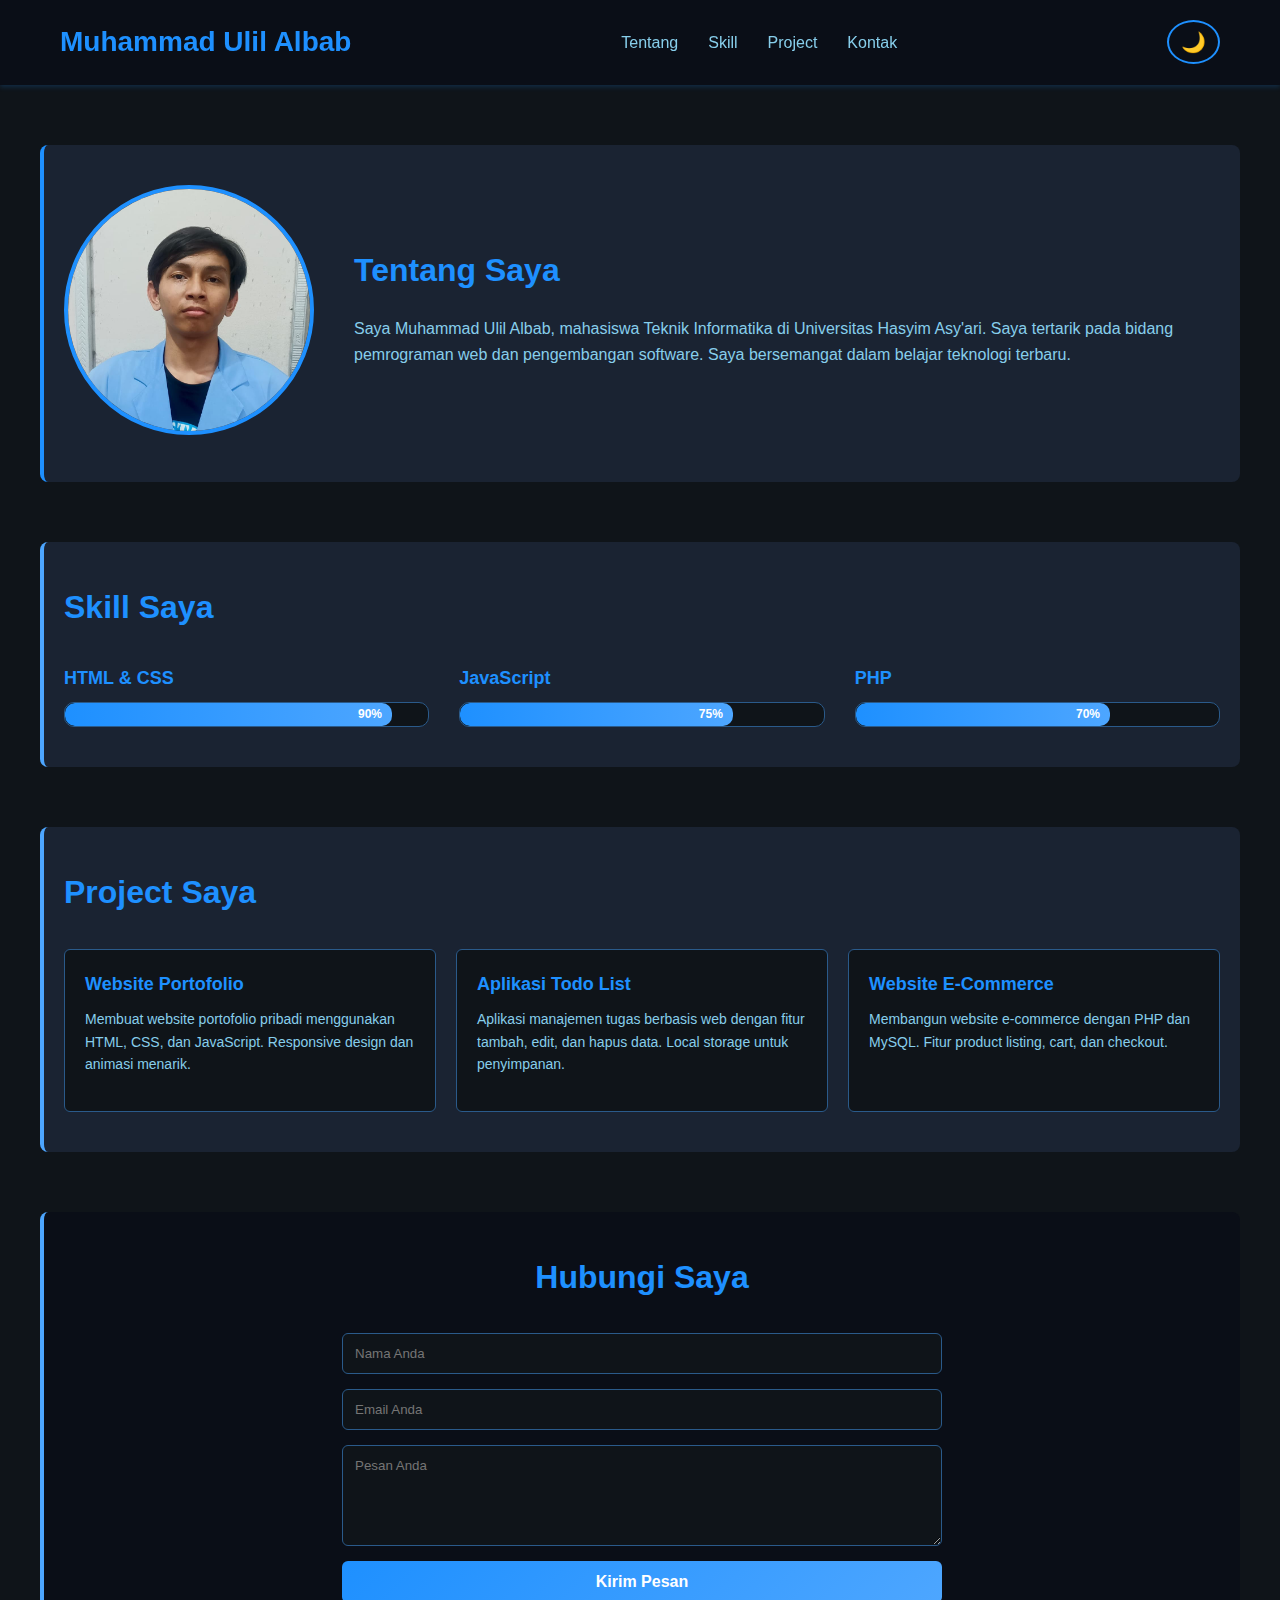
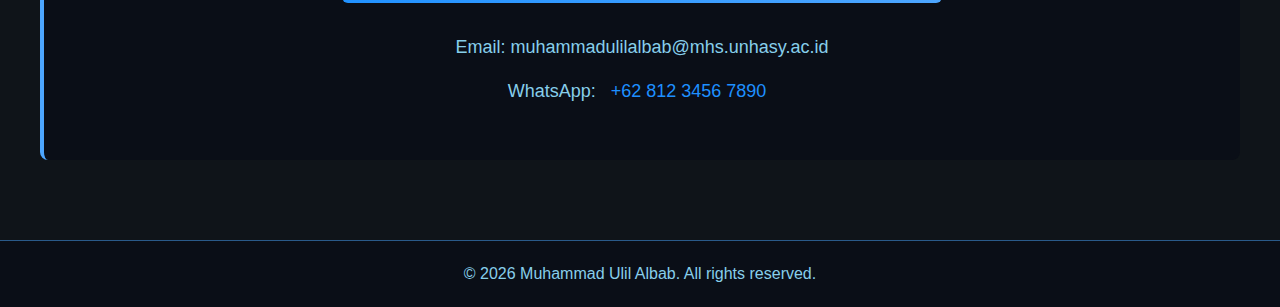
<file: index.html>
<!DOCTYPE html>
<html lang="id" data-theme="dark">

<head>
    <meta charset="UTF-8">
    <meta name="viewport" content="width=device-width, initial-scale=1.0">
    <title>Portofolio Saya</title>
    <link rel="stylesheet" href="assets/css/styles.css">
</head>

<body>
    <!-- Header/Navbar -->
    <header>
        <nav>
            <h1>Muhammad Ulil Albab</h1>
            <ul>
                <li><a href="#about">Tentang</a></li>
                <li><a href="#skills">Skill</a></li>
                <li><a href="#projects">Project</a></li>
                <li><a href="#contact">Kontak</a></li>
            </ul>
            <button id="theme-toggle" class="theme-toggle">🌙</button>
        </nav>
    </header>

    <!-- About Section -->
    <section id="about">
        <div class="about-container">
            <div class="profile-photo">
                <img src="assets/img/Fotoaing.jpg" alt="Foto Profil Muhammad Ulil Albab">
            </div>
            <div class="about-content">
                <h2>Tentang Saya</h2>
                <p>Saya Muhammad Ulil Albab, mahasiswa Teknik Informatika di Universitas Hasyim Asy'ari. Saya tertarik pada bidang
                    pemrograman web dan pengembangan software. Saya bersemangat dalam belajar teknologi terbaru.</p>
            </div>
        </div>
    </section>

    <!-- Skills Section -->
    <section id="skills">
        <h2>Skill Saya</h2>
        <div class="skills-container">
            <div class="skill-item">
                <h3>HTML & CSS</h3>
                <div class="progress-bar">
                    <div class="progress" style="width: 90%;">
                        <span class="skill-percent" data-value="90">90%</span>
                    </div>
                </div>
            </div>
            <div class="skill-item">
                <h3>JavaScript</h3>
                <div class="progress-bar">
                    <div class="progress" style="width: 75%;">
                        <span class="skill-percent" data-value="75">75%</span>
                    </div>
                </div>
            </div>
            <div class="skill-item">
                <h3>PHP</h3>
                <div class="progress-bar">
                    <div class="progress" style="width: 70%;">
                        <span class="skill-percent" data-value="70">70%</span>
                    </div>
                </div>
            </div>
        </div>
    </section>

    <!-- Projects Section -->
    <section id="projects">
        <h2>Project Saya</h2>
        <div class="project-list">
            <div class="project-item">
                <h3>Website Portofolio</h3>
                <p>Membuat website portofolio pribadi menggunakan HTML, CSS, dan JavaScript. Responsive design dan animasi menarik.</p>
            </div>
            <div class="project-item">
                <h3>Aplikasi Todo List</h3>
                <p>Aplikasi manajemen tugas berbasis web dengan fitur tambah, edit, dan hapus data. Local storage untuk penyimpanan.</p>
            </div>
            <div class="project-item">
                <h3>Website E-Commerce</h3>
                <p>Membangun website e-commerce dengan PHP dan MySQL. Fitur product listing, cart, dan checkout.</p>
            </div>
        </div>
    </section>

    <!-- Contact Section -->
    <section id="contact">
        <h2>Hubungi Saya</h2>
        <form id="contact-form" class="contact-form">
            <div class="form-group">
                <input type="text" id="name" placeholder="Nama Anda" required>
            </div>
            <div class="form-group">
                <input type="email" id="email" placeholder="Email Anda" required>
            </div>
            <div class="form-group">
                <textarea id="message" placeholder="Pesan Anda" rows="5" required></textarea>
            </div>
            <button type="submit" class="btn-submit">Kirim Pesan</button>
        </form>
        <div class="contact-info">
            <p>Email: muhammadulilalbab@mhs.unhasy.ac.id</p>
            <p>WhatsApp: <a href="https://wa.me/6285645789275">+62 812 3456 7890</a></p>
        </div>
    </section>

    <!-- Scroll to Top Button -->
    <button id="scroll-top-btn" class="scroll-top-btn">↑</button>

    <!-- Footer -->
    <footer>
        <p>&copy; 2026 Muhammad Ulil Albab. All rights reserved.</p>
    </footer>

    <script src="assets/Jscript/JsIndex.js"></script>
</body>

</html>
</file>
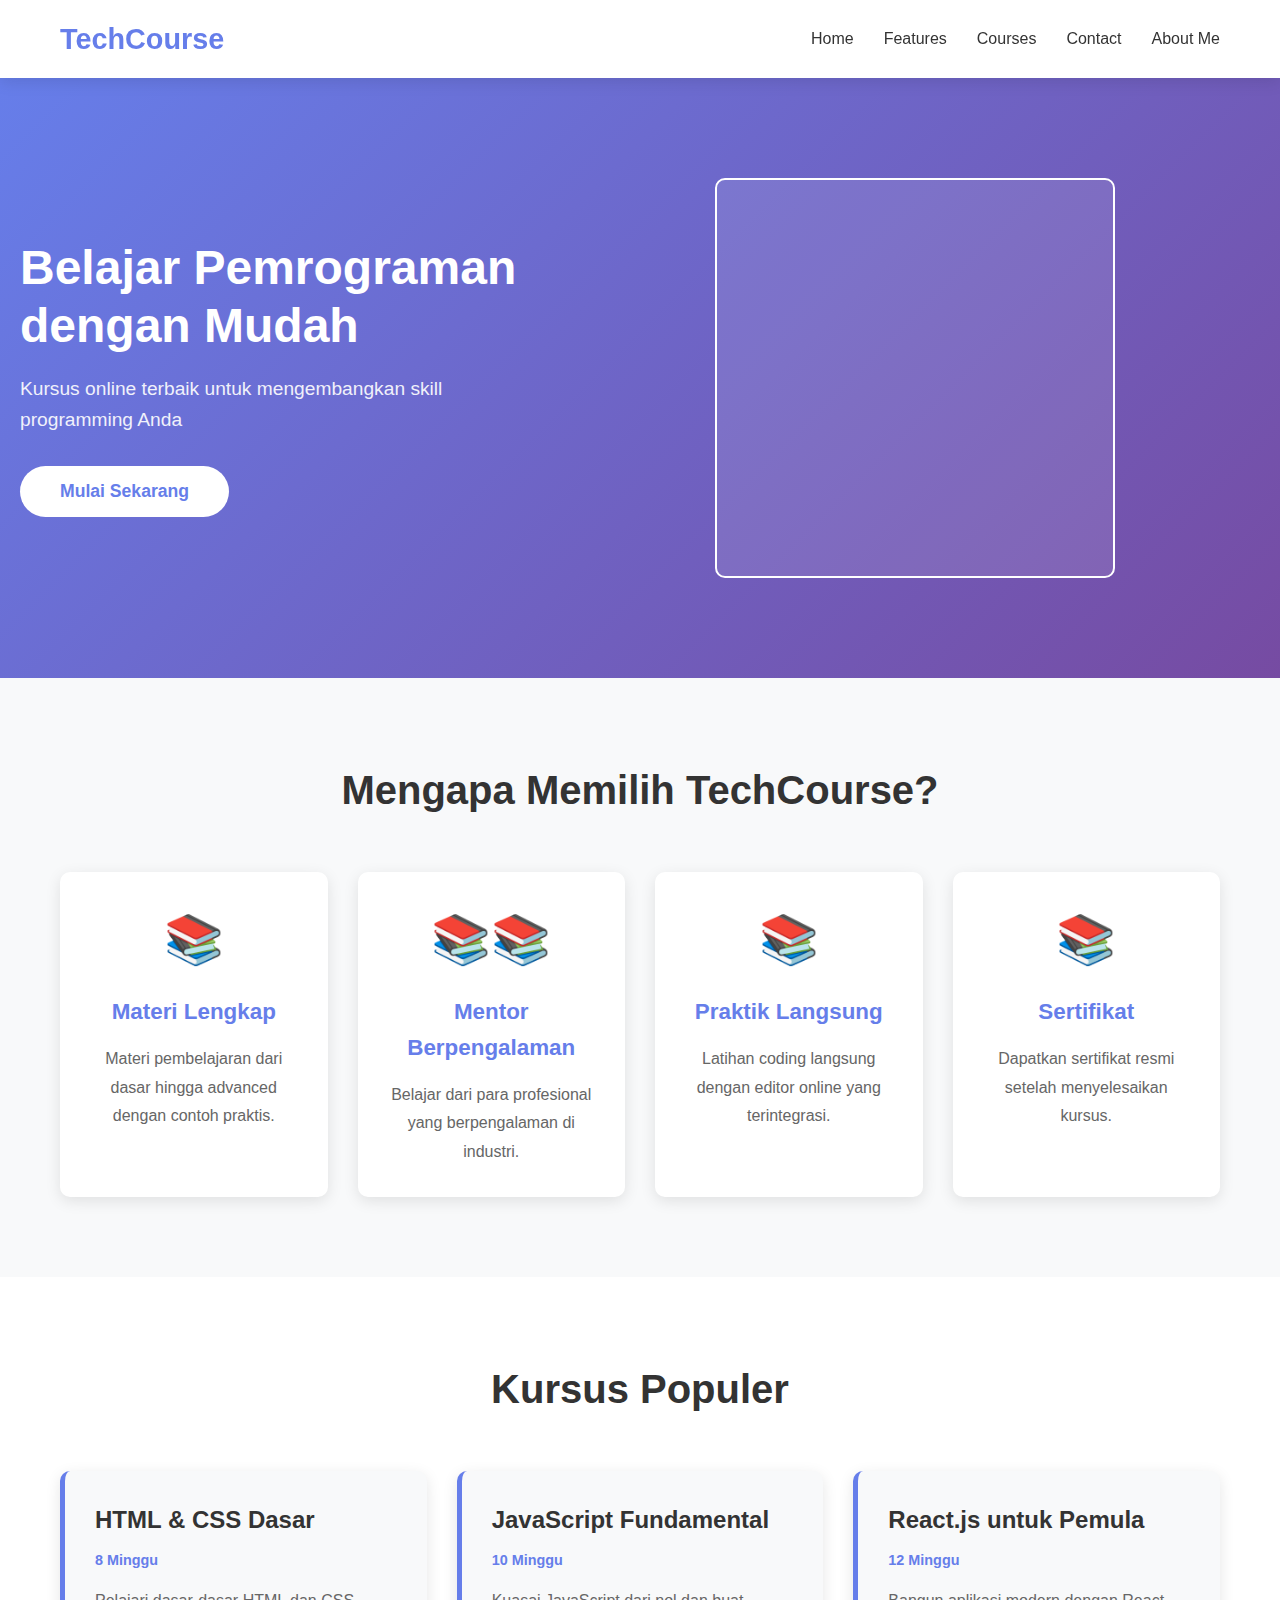
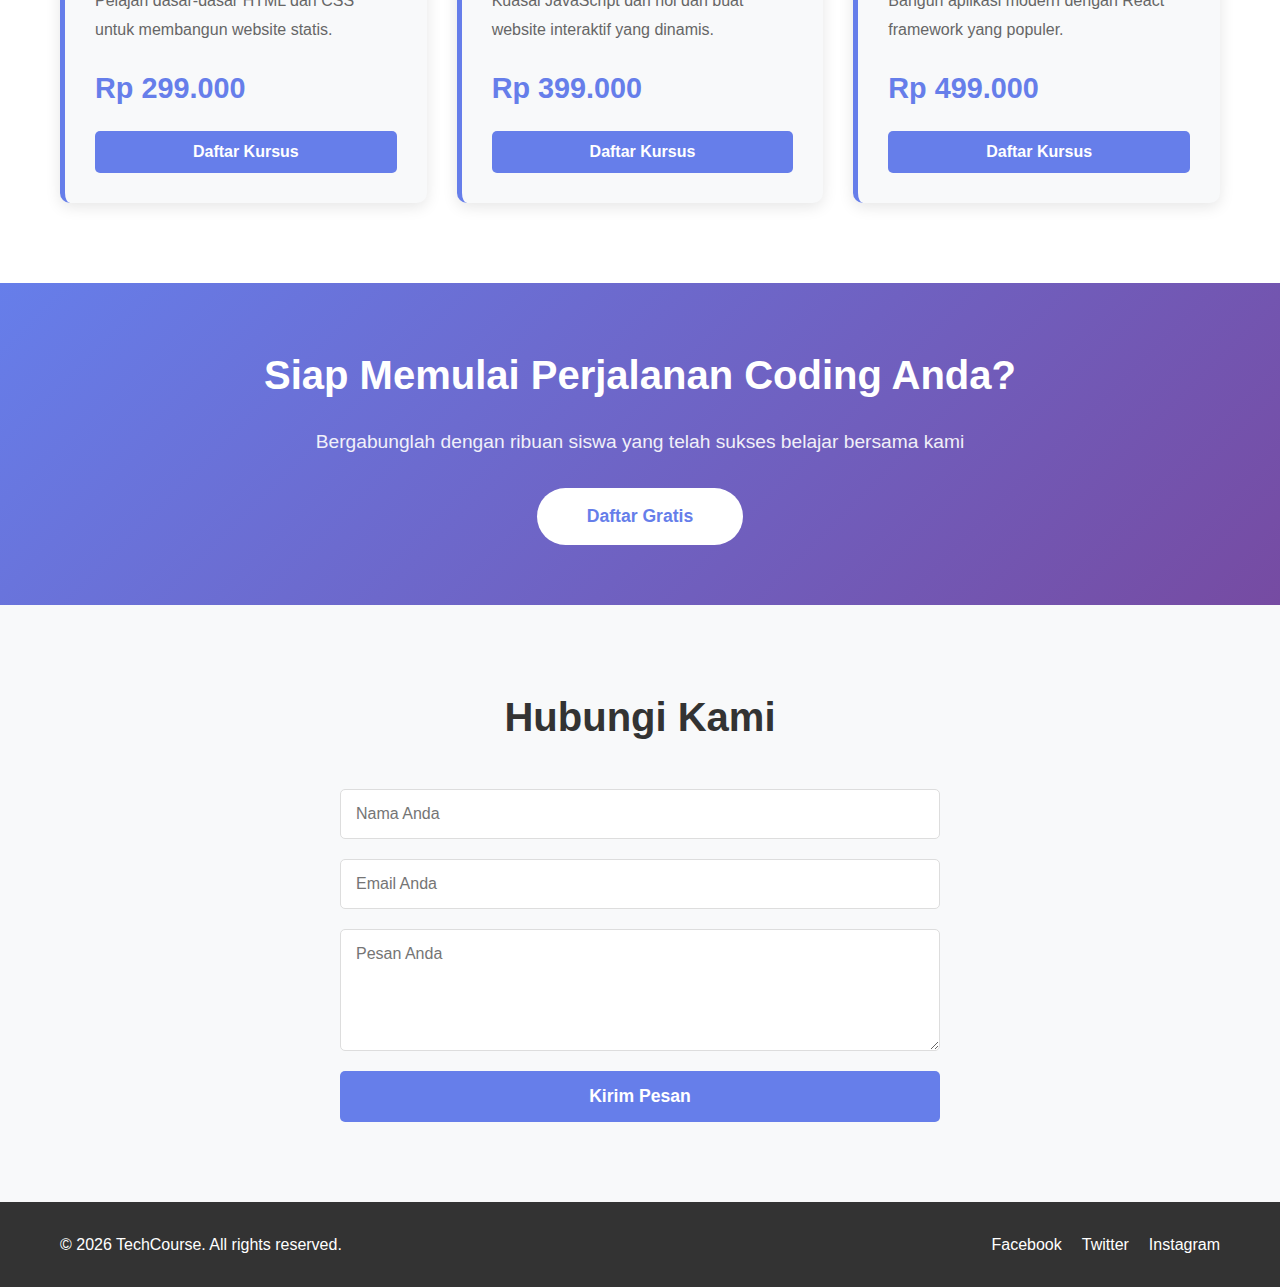
<file: landingpage.html>
<!DOCTYPE html>
<html lang="id">

<head>
    <meta charset="UTF-8">

    <meta name="viewport" content="width=device-width, initial-
scale=1.0">

    <title>TechCourse - Platform Belajar Online</title>
    <link rel="stylesheet" href="assets/css/landing.css">
</head>

<body>
    <!-- Navigation Bar -->
    <nav class="navbar">
        <div class="container">
            <div class="logo">TechCourse</div>
            <ul class="nav-links">
                <li><a href="#home">Home</a></li>
                <li><a href="#features">Features</a></li>
                <li><a href="#courses">Courses</a></li>
                <li><a href="#contact">Contact</a></li>
                <li><a href="index.html">About Me</a></li>
            </ul>
        </div>
    </nav>
    <!-- Hero Section -->
    <section id="home" class="hero">
        <div class="hero-content">
            <h1>Belajar Pemrograman dengan Mudah</h1>
            <p>Kursus online terbaik untuk mengembangkan skill
                programming Anda</p>
            <button class="cta-btn">Mulai Sekarang</button>
        </div>
        <div class="hero-image">
            <div class="placeholder-image"></div>
        </div>
    </section>
    <!-- Features Section -->
    <section id="features" class="features">
        <div class="container">
            <h2>Mengapa Memilih TechCourse?</h2>
            <div class="features-grid">
                <div class="feature-card">
                    <div class="feature-icon">📚</div>
                    <h3>Materi Lengkap</h3>

                    <p>Materi pembelajaran dari dasar hingga advanced

                        dengan contoh praktis.</p>
                </div>
                <div class="feature-card">
                    <div class="feature-icon">📚📚</div>
                    <h3>Mentor Berpengalaman</h3>

                    <p>Belajar dari para profesional yang
                        berpengalaman di industri.</p>
                </div>
                <div class="feature-card">
                    <div class="feature-icon">📚</div>
                    <h3>Praktik Langsung</h3>

                    <p>Latihan coding langsung dengan editor online

                        yang terintegrasi.</p>
                </div>
                <div class="feature-card">
                    <div class="feature-icon">📚</div>
                    <h3>Sertifikat</h3>

                    <p>Dapatkan sertifikat resmi setelah

                        menyelesaikan kursus.</p>
                </div>
            </div>
        </div>
    </section>
    <!-- Courses Section -->
    <section id="courses" class="courses">
        <div class="container">
            <h2>Kursus Populer</h2>
            <div class="courses-grid">
                <div class="course-card">
                    <h3>HTML & CSS Dasar</h3>
                    <p class="duration">8 Minggu</p>

                    <p class="description">Pelajari dasar-dasar HTML

                        dan CSS untuk membangun website statis.</p>
                    <p class="price">Rp 299.000</p>

                    <button class="enroll-btn">Daftar Kursus</button>

                </div>
                <div class="course-card">
                    <h3>JavaScript Fundamental</h3>
                    <p class="duration">10 Minggu</p>
                    <p class="description">Kuasai JavaScript dari nol

                        dan buat website interaktif yang dinamis.</p>
                    <p class="price">Rp 399.000</p>

                    <button class="enroll-btn">Daftar Kursus</button>

                </div>
                <div class="course-card">
                    <h3>React.js untuk Pemula</h3>
                    <p class="duration">12 Minggu</p>
                    <p class="description">Bangun aplikasi modern

                        dengan React framework yang populer.</p>
                    <p class="price">Rp 499.000</p>

                    <button class="enroll-btn">Daftar Kursus</button>

                </div>
            </div>
        </div>
    </section>
    <!-- Call to Action Section -->
    <section class="cta-section">
        <h2>Siap Memulai Perjalanan Coding Anda?</h2>
        <p>Bergabunglah dengan ribuan siswa yang telah sukses belajar
            bersama kami</p>
        <button class="cta-btn-large">Daftar Gratis</button>
    </section>
    <!-- Contact Section -->

    <section id="contact" class="contact">
        <div class="container">
            <h2>Hubungi Kami</h2>
            <form class="contact-form">
                <input type="text" placeholder="Nama Anda" required>
                <input type="email" placeholder="Email Anda" required>
                <textarea placeholder="Pesan Anda" rows="5" required></textarea>
                <button type="submit" class="submit-btn">Kirim
                    Pesan</button>
            </form>
        </div>
    </section>
    <!-- Footer -->
    <footer>
        <div class="container">
            <p>&copy; 2026 TechCourse. All rights reserved.</p>
            <div class="social-links">
                <a href="#" class="social-link">Facebook</a>
                <a href="#" class="social-link">Twitter</a>
                <a href="#" class="social-link">Instagram</a>
            </div>
        </div>
    </footer>
</body>

</html>
</file>
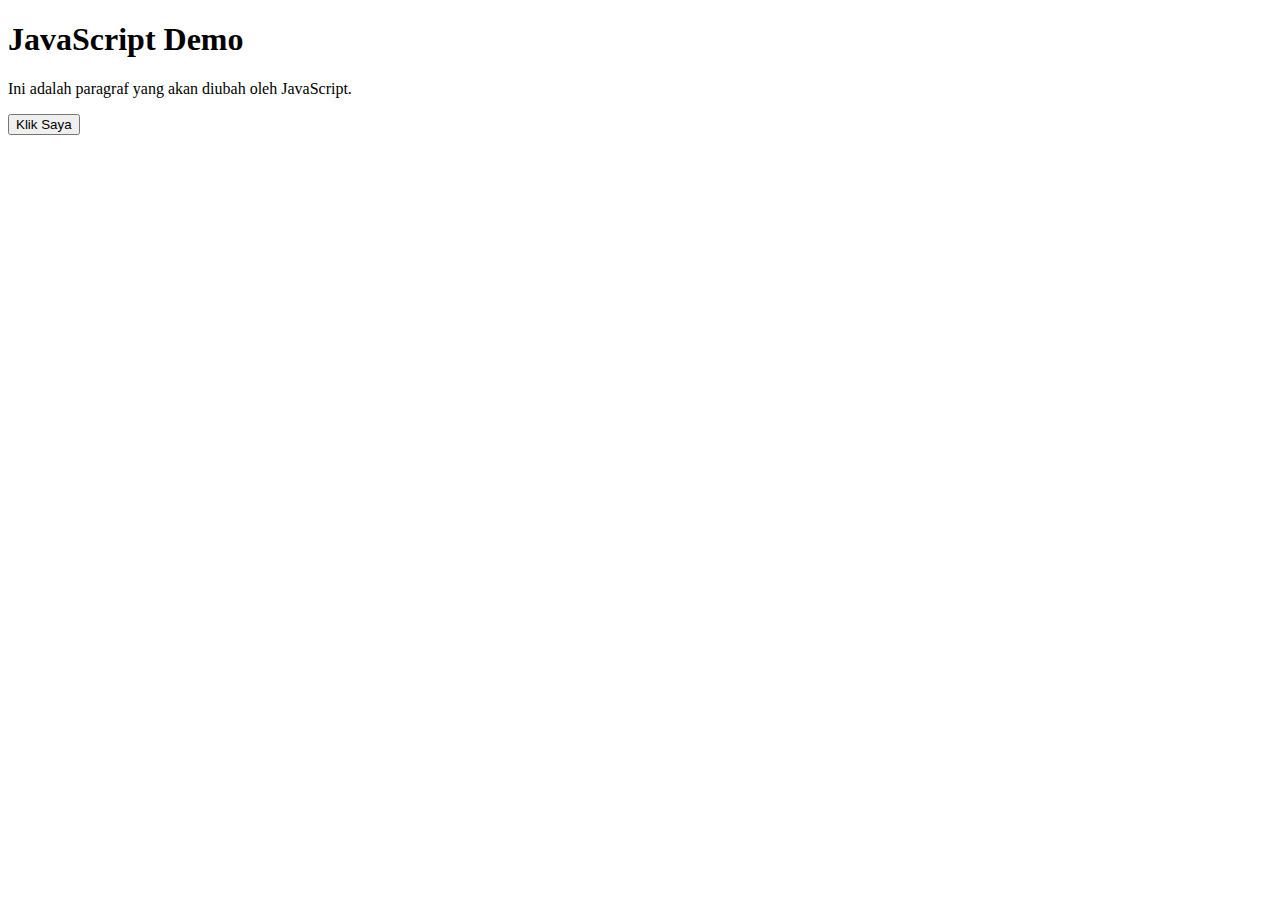
<file: LatihanJS.html>
<!DOCTYPE html>
<html lang="en">
<head>
    <meta charset="UTF-8">
    <meta name="viewport" content="width=device-width, initial-scale=1.0">
    <title>JavaScript Demo</title>
</head>
<body>
    <h1>JavaScript Demo</h1>
    <p id="demo">Ini adalah paragraf yang akan diubah oleh JavaScript.</p>
    <button onclick="ubahTeks()">Klik Saya</button>

    <script>
        function ubahTeks() {
            document.getElementById("demo").innerHTML = "Teks telah diubah!";
        }
    </script>
</body>
</html>
</file>
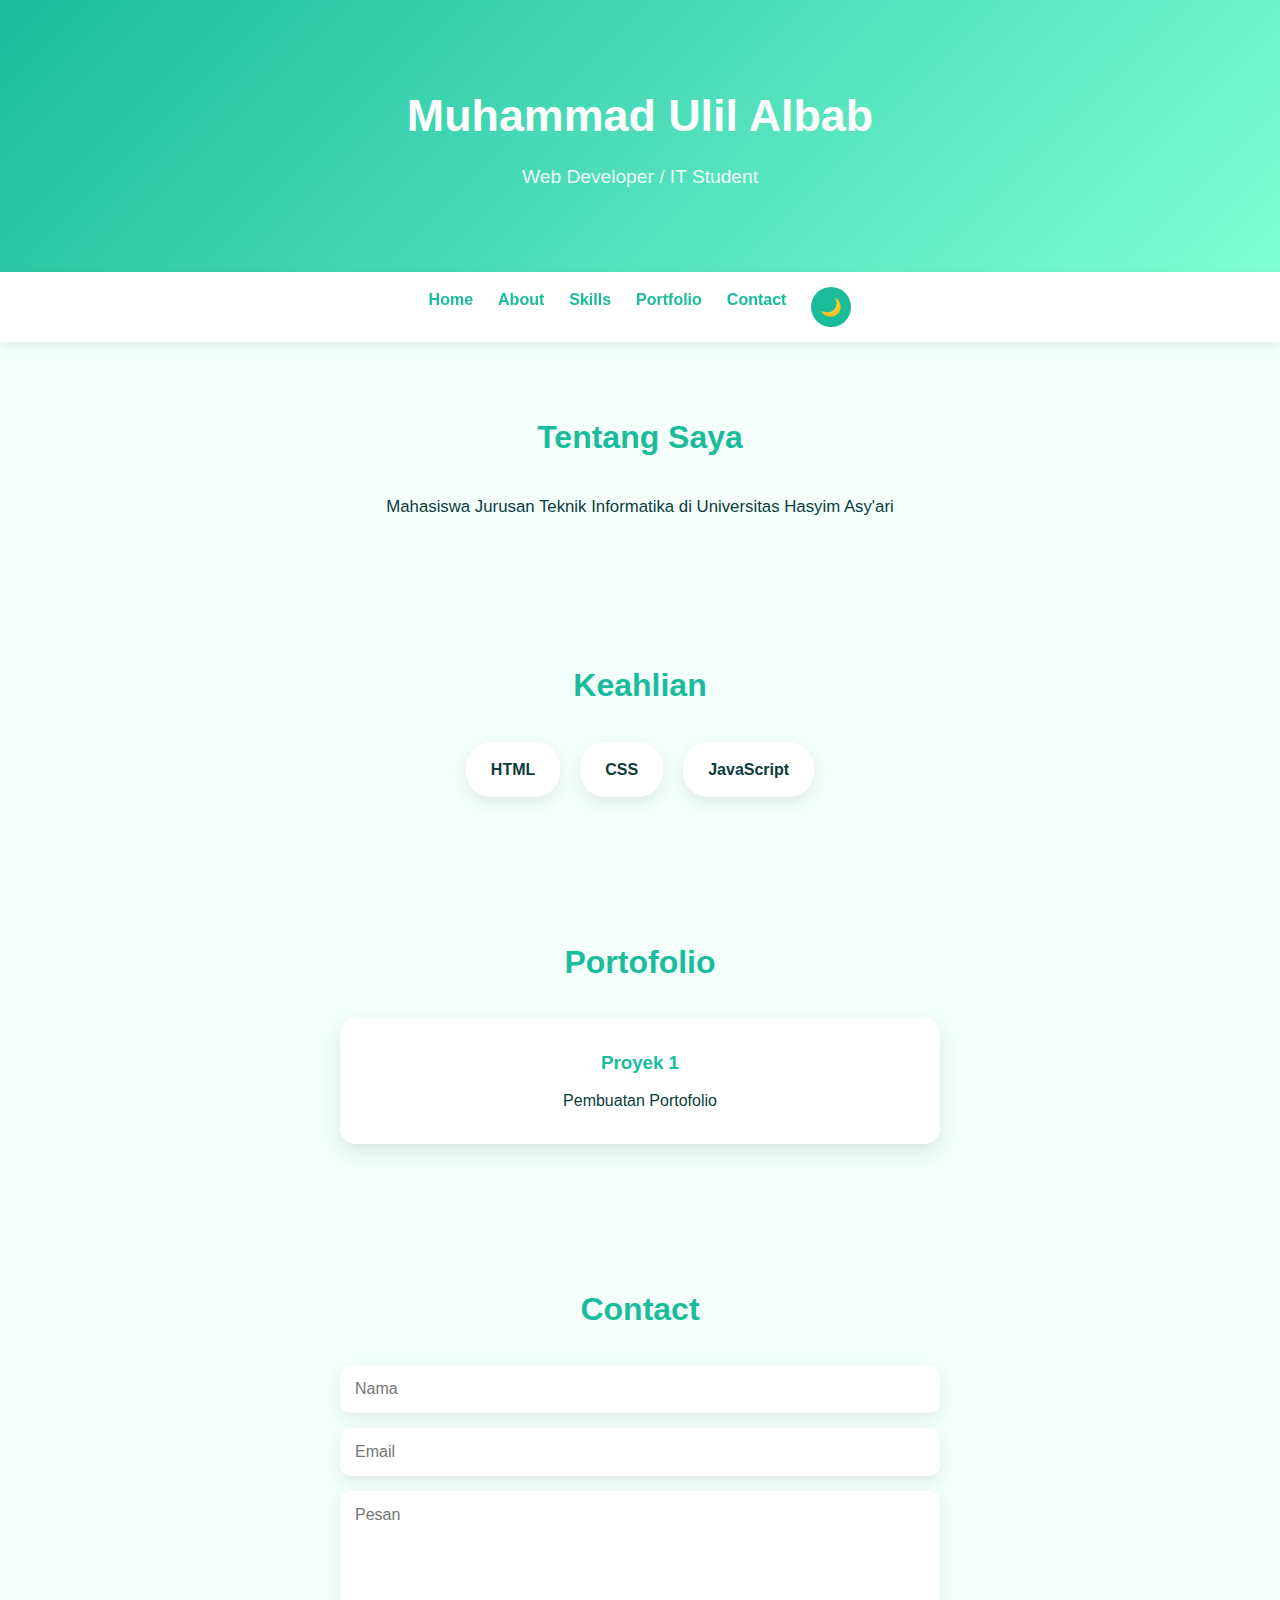
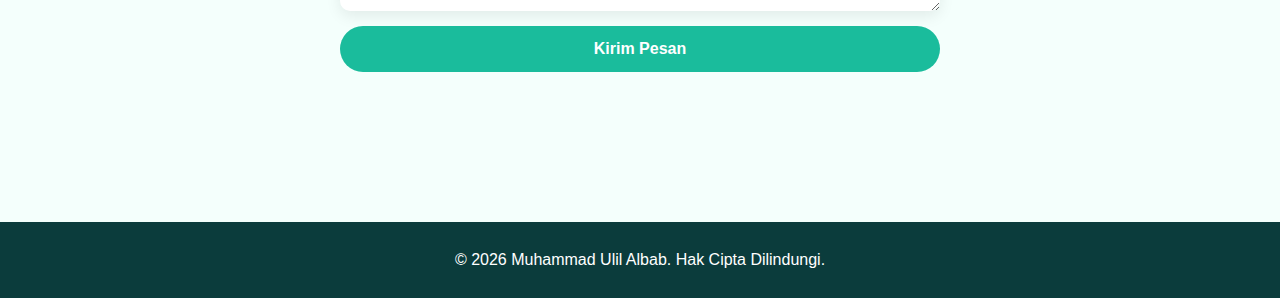
<file: tugasporto.html>
<!DOCTYPE html>
<html lang="en">

<head>
    <meta charset="UTF-8">
    <meta name="viewport" content="width=device-width, initial-scale=1.0">
    <title>Portofolio - Muhammad Ulil Albab</title>
    <link rel="stylesheet" href="assets/css/porto.css">
</head>

<body>
    <header id="header">
        <h1>Muhammad Ulil Albab</h1>
        <p class="tagline">Web Developer / IT Student</p>
    </header>
    <nav class="navbar">
        <a href="#home">Home</a>
        <a href="#about">About</a>
        <a href="#skills">Skills</a>
        <a href="#portfolio">Portfolio</a>
        <a href="#contact">Contact</a>
        <button id="darkModeToggle">🌙</button>
    </nav>
    <section id="about" class="section">
        <h2>Tentang Saya</h2>
        <p>Mahasiswa Jurusan Teknik Informatika di Universitas Hasyim Asy'ari</p>
    </section>
    <section id="skills" class="section">
        <h2>Keahlian</h2>
        <ul>
            <li class="skill-item">HTML</li>
            <li class="skill-item">CSS</li>
            <li class="skill-item">JavaScript</li>
        </ul>

    </section>
    <section id="portfolio" class="section">
        <h2>Portofolio</h2>
        <div class="project-card">
            <h3>Proyek 1</h3>
            <p>Pembuatan Portofolio</p>
        </div>
    </section>
    <section id="contact" class="section">
        <h2>Contact</h2>
        <form class="contact-form">
            <input type="text" placeholder="Nama" required>
            <input type="email" placeholder="Email" required>
            <textarea placeholder="Pesan" rows="5" required></textarea>
            <button type="submit">Kirim Pesan</button>
        </form>
    </section>

    <footer id="footer">
        <p>&copy; 2026 Muhammad Ulil Albab. Hak Cipta Dilindungi.</p>
    </footer>
    <script>
        const toggle = document.getElementById("darkModeToggle");

        toggle.addEventListener("click", () => {
            document.body.classList.toggle("dark");
            toggle.textContent =
                document.body.classList.contains("dark") ? "☀️" : "🌙";
        });
    </script>
</body>

</html>
</file>
<file: assets/css/styles.css>
* {
    margin: 0;
    padding: 0;
    box-sizing: border-box;
}

body {
    font-family: 'Segoe UI', Tahoma, Geneva, Verdana, sans-serif;
    background-color: #0f1419;
    color: #ffffff;
    line-height: 1.6;
    min-height: 100vh;
}

/* Animasi */
@keyframes fadeInDown {
    from {
        opacity: 0;
        transform: translateY(-30px);
    }
    to {
        opacity: 1;
        transform: translateY(0);
    }
}

@keyframes fadeInUp {
    from {
        opacity: 0;
        transform: translateY(30px);
    }
    to {
        opacity: 1;
        transform: translateY(0);
    }
}

@keyframes slideInLeft {
    from {
        opacity: 0;
        transform: translateX(-50px);
    }
    to {
        opacity: 1;
        transform: translateX(0);
    }
}

@keyframes pulseGlow {
    0%, 100% {
        box-shadow: 0 0 10px rgba(30, 144, 255, 0.3);
    }
    50% {
        box-shadow: 0 0 20px rgba(30, 144, 255, 0.6);
    }
}

@keyframes float {
    0%, 100% {
        transform: translateY(0);
    }
    50% {
        transform: translateY(-10px);
    }
}

/* Header & Navigation */
header {
    background-color: #0a0e17;
    padding: 20px 0;
    box-shadow: 0 2px 5px rgba(30, 144, 255, 0.2);
    position: sticky;
    top: 0;
    z-index: 100;
    animation: fadeInDown 0.6s ease-out;
}

nav {
    display: flex;
    justify-content: space-between;
    align-items: center;
    max-width: 1200px;
    margin: 0 auto;
    padding: 0 20px;
}

nav h1 {
    font-size: 28px;
    color: #1e90ff;
    font-weight: 700;
    animation: slideInLeft 0.6s ease-out;
}

nav ul {
    display: flex;
    list-style: none;
    gap: 30px;
}

nav li {
    animation: fadeInDown 0.6s ease-out;
    animation-fill-mode: both;
}

nav li:nth-child(1) { animation-delay: 0.1s; }
nav li:nth-child(2) { animation-delay: 0.2s; }
nav li:nth-child(3) { animation-delay: 0.3s; }

nav a {
    color: #87ceeb;
    text-decoration: none;
    transition: color 0.3s ease, border-bottom 0.3s ease;
    font-weight: 500;
    padding-bottom: 5px;
    border-bottom: 2px solid transparent;
}

nav a:hover {
    color: #1e90ff;
    border-bottom: 2px solid #1e90ff;
}

/* Sections */
section {
    max-width: 1200px;
    margin: 60px auto;
    padding: 40px 20px;
    background-color: #1a2332;
    border-radius: 8px;
    border-left: 4px solid #4da6ff;
    animation: fadeInUp 0.8s ease-out;
}

section h2 {
    font-size: 32px;
    margin-bottom: 30px;
    color: #1e90ff;
    font-weight: 700;
}

section p {
    color: #87ceeb;
    font-size: 16px;
    margin-bottom: 15px;
}

/* About Section */
#about {
    border-left-color: #1e90ff;
}

.about-container {
    display: flex;
    gap: 40px;
    align-items: center;
}

.profile-photo {
    flex-shrink: 0;
    animation: float 3s ease-in-out infinite;
}

.profile-photo img {
    width: 250px;
    height: 250px;
    border-radius: 50%;
    object-fit: cover;
    border: 4px solid #1e90ff;
    transition: transform 0.3s ease, box-shadow 0.3s ease;
    animation: pulseGlow 2s ease-in-out infinite;
}

.profile-photo img:hover {
    transform: scale(1.05);
    box-shadow: 0 8px 20px rgba(30, 144, 255, 0.4);
    animation: none;
}

.about-content {
    flex: 1;
    animation: slideInLeft 0.8s ease-out 0.2s both;
}

.about-content h2 {
    margin-bottom: 20px;
}

/* Projects Section */
#projects {
    border-left-color: #4da6ff;
}

.project-list {
    display: grid;
    grid-template-columns: repeat(auto-fit, minmax(300px, 1fr));
    gap: 20px;
    margin-top: 20px;
}

.project-item {
    background-color: #0f1419;
    padding: 20px;
    border-radius: 6px;
    border: 1px solid #2a5a8a;
    transition: transform 0.3s ease, box-shadow 0.3s ease, border-color 0.3s ease;
    animation: fadeInUp 0.6s ease-out;
    animation-fill-mode: both;
}

.project-item:nth-child(1) { animation-delay: 0.1s; }
.project-item:nth-child(2) { animation-delay: 0.2s; }
.project-item:nth-child(3) { animation-delay: 0.3s; }

.project-item:hover {
    transform: translateY(-5px);
    box-shadow: 0 8px 16px rgba(30, 144, 255, 0.2);
    border-color: #1e90ff;
}

.project-item h3 {
    color: #1e90ff;
    margin-bottom: 10px;
    font-size: 18px;
    font-weight: 600;
}

.project-item p {
    color: #87ceeb;
    font-size: 14px;
}

/* Contact Section */
#contact {
    text-align: center;
    background-color: #0a0e17;
    border-left-color: #4da6ff;
}

#contact h2 {
    margin-bottom: 20px;
}

#contact p {
    font-size: 18px;
    margin: 15px 0;
    color: #87ceeb;
}

#contact a {
    color: #1e90ff;
    text-decoration: none;
    transition: color 0.3s ease;
    animation: pulseGlow 2s ease-in-out infinite;
    padding: 5px 10px;
    border-radius: 4px;
}

#contact a:hover {
    color: #4da6ff;
    text-decoration: underline;
}

/* Responsive */
@media (max-width: 768px) {
    nav {
        flex-direction: column;
        gap: 20px;
    }

    nav ul {
        flex-direction: row;
        gap: 15px;
        justify-content: center;
    }

    section {
        margin: 30px auto;
        padding: 25px;
    }

    .about-container {
        flex-direction: column;
        gap: 30px;
        text-align: center;
    }

    .profile-photo img {
        width: 200px;
        height: 200px;
    }

    section h2 {
        font-size: 24px;
    }
}
/* Theme Toggle Button */
.theme-toggle {
    background: none;
    border: 2px solid #1e90ff;
    color: #1e90ff;
    font-size: 20px;
    padding: 8px 12px;
    border-radius: 50%;
    cursor: pointer;
    transition: all 0.3s ease;
}

.theme-toggle:hover {
    background-color: #1e90ff;
    color: #0a0e17;
    transform: rotate(20deg);
}

/* Skills Section */
#skills {
    border-left-color: #4da6ff;
}

.skills-container {
    display: grid;
    grid-template-columns: repeat(auto-fit, minmax(250px, 1fr));
    gap: 30px;
    margin-top: 20px;
}

.skill-item {
    animation: fadeInUp 0.6s ease-out;
    animation-fill-mode: both;
}

.skill-item:nth-child(1) { animation-delay: 0.1s; }
.skill-item:nth-child(2) { animation-delay: 0.2s; }
.skill-item:nth-child(3) { animation-delay: 0.3s; }

.skill-item h3 {
    color: #1e90ff;
    margin-bottom: 10px;
    font-size: 18px;
}

.progress-bar {
    width: 100%;
    height: 25px;
    background-color: #0f1419;
    border-radius: 10px;
    overflow: hidden;
    border: 1px solid #2a5a8a;
}

.progress {
    height: 100%;
    background: linear-gradient(90deg, #1e90ff, #4da6ff);
    border-radius: 10px;
    display: flex;
    align-items: center;
    justify-content: flex-end;
    padding-right: 10px;
    transition: width 0.6s ease;
}

.skill-percent {
    color: white;
    font-weight: bold;
    font-size: 12px;
}

/* Contact Form */
.contact-form {
    max-width: 600px;
    margin: 30px auto;
    display: flex;
    flex-direction: column;
    gap: 15px;
}

.form-group {
    display: flex;
    flex-direction: column;
}

.contact-form input,
.contact-form textarea {
    padding: 12px;
    background-color: #0f1419;
    border: 1px solid #2a5a8a;
    border-radius: 6px;
    color: #87ceeb;
    font-family: inherit;
    transition: border-color 0.3s ease;
}

.contact-form input:focus,
.contact-form textarea:focus {
    outline: none;
    border-color: #1e90ff;
    box-shadow: 0 0 10px rgba(30, 144, 255, 0.3);
}

.btn-submit {
    padding: 12px 30px;
    background: linear-gradient(135deg, #1e90ff, #4da6ff);
    color: white;
    border: none;
    border-radius: 6px;
    font-size: 16px;
    font-weight: 600;
    cursor: pointer;
    transition: transform 0.3s ease, box-shadow 0.3s ease;
}

.btn-submit:hover {
    transform: translateY(-2px);
    box-shadow: 0 8px 20px rgba(30, 144, 255, 0.4);
}

/* Visible Class untuk Scroll Animation */
.project-item.visible,
.skill-item.visible {
    animation: fadeInUp 0.6s ease-out forwards;
}

/* Scroll to Top Button */
.scroll-top-btn {
    position: fixed;
    bottom: 30px;
    right: 30px;
    background-color: #1e90ff;
    color: white;
    border: none;
    width: 50px;
    height: 50px;
    border-radius: 50%;
    font-size: 24px;
    cursor: pointer;
    display: none;
    transition: all 0.3s ease;
    z-index: 99;
    animation: float 3s ease-in-out infinite;
}

.scroll-top-btn:hover {
    background-color: #4da6ff;
    transform: scale(1.1);
}

/* Active Navigation Link */
nav a.active {
    color: #1e90ff;
    border-bottom: 2px solid #1e90ff;
}

/* Contact Info */
.contact-info {
    margin-top: 30px;
}

.contact-info a {
    color: #1e90ff;
    text-decoration: none;
    transition: color 0.3s ease;
}

.contact-info a:hover {
    color: #4da6ff;
    text-decoration: underline;
}

/* Footer */
footer {
    background-color: #0a0e17;
    text-align: center;
    padding: 20px;
    color: #87ceeb;
    border-top: 1px solid #2a5a8a;
    margin-top: 80px;
}
</file>
<file: assets/css/landing.css>
/* Global Styles */
* {
    margin: 0;
    padding: 0;
    box-sizing: border-box;
}

:root {
    --primary-color: #667eea;
    --secondary-color: #764ba2;
    --text-color: #333;
    --light-bg: #f8f9fa;
    --white: #ffffff;
    --shadow: 0 4px 15px rgba(0, 0, 0, 0.1);
}

html {
    scroll-behavior: smooth;
}

body {
    font-family: 'Segoe UI', Tahoma, Geneva, Verdana, sans-serif;

    line-height: 1.6;
    color: var(--text-color);
}

.container {
    max-width: 1200px;
    margin: 0 auto;
    padding: 0 20px;
}

/* Navigation Bar */
.navbar {
    background: var(--white);
    box-shadow: var(--shadow);
    position: sticky;
    top: 0;
    z-index: 1000;
}

.navbar .container {
    display: flex;
    justify-content: space-between;
    align-items: center;
    padding: 1rem 20px;
}

.logo {
    font-size: 1.8em;
    font-weight: 700;
    color: var(--primary-color);
}

.nav-links {
    display: flex;
    list-style: none;
    gap: 30px;
}

.nav-links a {
    text-decoration: none;
    color: var(--text-color);
    font-weight: 500;
    transition: color 0.3s ease;
}

.nav-links a:hover {
    color: var(--primary-color);
}

/* Hero Section */
.hero {
    background: linear-gradient(135deg, var(--primary-color) 0%,
            var(--secondary-color) 100%);
    color: var(--white);
    padding: 100px 20px;
    display: flex;
    align-items: center;
    justify-content: center;
    gap: 50px;
    min-height: 600px;
}

.hero-content {
    flex: 1;
    max-width: 500px;
}

.hero-content h1 {
    font-size: 3em;
    margin-bottom: 20px;
    line-height: 1.2;
}

.hero-content p {
    font-size: 1.2em;
    margin-bottom: 30px;
    opacity: 0.9;
}

.cta-btn {
    background: var(--white);
    color: var(--primary-color);
    padding: 15px 40px;
    border: none;
    border-radius: 50px;
    font-size: 1.1em;
    font-weight: 700;
    cursor: pointer;
    transition: transform 0.3s ease, box-shadow 0.3s ease;
}

.cta-btn:hover {
    transform: translateY(-3px);
    box-shadow: 0 8px 20px rgba(0, 0, 0, 0.2);
}

.hero-image {
    flex: 1;
    display: flex;
    justify-content: center;
    align-items: center;
}

.placeholder-image {
    width: 400px;
    height: 400px;
    background: rgba(255, 255, 255, 0.1);
    border-radius: 10px;
    border: 2px solid var(--white);
}

/* Features Section */
.features {
    padding: 80px 20px;
    background: var(--light-bg);
}

.features .container h2 {
    font-size: 2.5em;
    margin-bottom: 50px;
    text-align: center;
    color: var(--text-color);

}

.features-grid {
    display: grid;
    grid-template-columns: repeat(auto-fit, minmax(250px, 1fr));
    gap: 30px;
}

.feature-card {
    background: var(--white);
    padding: 30px;
    border-radius: 10px;
    text-align: center;
    box-shadow: var(--shadow);
    transition: transform 0.3s ease, box-shadow 0.3s ease;
}

.feature-card:hover {
    transform: translateY(-10px);
    box-shadow: 0 8px 25px rgba(0, 0, 0, 0.15);
}

.feature-icon {
    font-size: 3em;
    margin-bottom: 15px;
}

.feature-card h3 {
    font-size: 1.4em;
    margin-bottom: 15px;
    color: var(--primary-color);
}

.feature-card p {
    color: #666;
    line-height: 1.8;
}

/* Courses Section */
.courses {
    padding: 80px 20px;
    background: var(--white);
}

.courses .container h2 {
    font-size: 2.5em;
    margin-bottom: 50px;
    text-align: center;
}

.courses-grid {
    display: grid;
    grid-template-columns: repeat(auto-fit, minmax(300px, 1fr));
    gap: 30px;
}

.course-card {
    background: var(--light-bg);
    padding: 30px;
    border-radius: 10px;
    border-left: 5px solid var(--primary-color);

    box-shadow: var(--shadow);
    transition: transform 0.3s ease;
}

.course-card:hover {
    transform: translateY(-5px);
}

.course-card h3 {
    font-size: 1.5em;
    margin-bottom: 10px;
    color: var(--text-color);
}

.course-card .duration {
    color: var(--primary-color);
    font-weight: 600;
    font-size: 0.9em;
}

.course-card .description {
    margin: 15px 0;
    color: #666;
    line-height: 1.8;
}

.course-card .price {
    font-size: 1.8em;
    font-weight: 700;
    color: var(--primary-color);
    margin: 20px 0;
}

.enroll-btn {
    background: var(--primary-color);
    color: var(--white);
    padding: 12px 30px;
    border: none;
    border-radius: 5px;
    font-size: 1em;
    font-weight: 600;
    cursor: pointer;
    width: 100%;
    transition: background 0.3s ease;
}

.enroll-btn:hover {
    background: var(--secondary-color);
}

/* CTA Section */
.cta-section {
    background: linear-gradient(135deg, var(--primary-color) 0%,
            var(--secondary-color) 100%);
    color: var(--white);
    padding: 60px 20px;
    text-align: center;
}

.cta-section h2 {
    font-size: 2.5em;

    margin-bottom: 20px;
}

.cta-section p {
    font-size: 1.2em;
    margin-bottom: 30px;
    opacity: 0.9;
}

.cta-btn-large {
    background: var(--white);
    color: var(--primary-color);
    padding: 18px 50px;
    border: none;
    border-radius: 50px;
    font-size: 1.1em;
    font-weight: 700;
    cursor: pointer;
    transition: transform 0.3s ease;
}

.cta-btn-large:hover {
    transform: scale(1.05);
}

/* Contact Section */
.contact {
    padding: 80px 20px;
    background: var(--light-bg);
}

.contact .container h2 {
    font-size: 2.5em;
    margin-bottom: 40px;
    text-align: center;
}

.contact-form {
    max-width: 600px;
    margin: 0 auto;
    display: flex;
    flex-direction: column;
    gap: 20px;
}

.contact-form input,
.contact-form textarea {
    padding: 15px;
    border: 1px solid #ddd;
    border-radius: 5px;
    font-family: inherit;
    font-size: 1em;
    transition: border-color 0.3s ease;
}

.contact-form input:focus,
.contact-form textarea:focus {
    outline: none;
    border-color: var(--primary-color);
}

.submit-btn {
    background: var(--primary-color);
    color: var(--white);
    padding: 15px;
    border: none;
    border-radius: 5px;
    font-size: 1.1em;
    font-weight: 600;
    cursor: pointer;
    transition: background 0.3s ease;
}

.submit-btn:hover {
    background: var(--secondary-color);
}

/* Footer */
footer {
    background: #333;
    color: var(--white);
    padding: 30px 20px;
    text-align: center;
}

footer .container {
    display: flex;
    justify-content: space-between;
    align-items: center;
    flex-wrap: wrap;
    gap: 20px;
}

.social-links {
    display: flex;
    gap: 20px;
}

.social-link {
    color: var(--white);
    text-decoration: none;
    transition: color 0.3s ease;
}

.social-link:hover {
    color: var(--primary-color);
}

/* Responsive Design */
@media (max-width: 768px) {
    .hero {
        flex-direction: column;
        padding: 60px 20px;
        min-height: auto;
    }

    .hero-content h1 {
        font-size: 2em;
    }

    .placeholder-image {
        width: 300px;

        height: 300px;
    }

    .nav-links {
        gap: 15px;
        font-size: 0.9em;
    }

    .features .container h2,
    .courses .container h2,
    .contact .container h2,
    .cta-section h2 {
        font-size: 2em;
    }

    footer .container {
        flex-direction: column;
    }
}
</file>
<file: assets/css/porto.css>
/* ===== RESET ===== */
* {
    margin: 0;
    padding: 0;
    box-sizing: border-box;
    font-family: "Segoe UI", Tahoma, Geneva, Verdana, sans-serif;
}

/* ===== WARNA UTAMA ===== */
:root {
    --toska: #1abc9c;
    --aquamarine: #7fffd4;
    --dark: #0b3c3c;
    --light: #f4fffc;
}

/* ===== BODY ===== */
body {
    background-color: var(--light);
    color: var(--dark);
    line-height: 1.6;
}

/* ===== HEADER ===== */
#header {
    background: linear-gradient(135deg, var(--toska), var(--aquamarine));
    color: white;
    text-align: center;
    padding: 80px 20px;
}

#header h1 {
    font-size: 2.8rem;
    margin-bottom: 10px;
}

.tagline {
    font-size: 1.2rem;
    opacity: 0.9;
}

/* ===== NAVBAR ===== */
.navbar {
    background-color: white;
    display: flex;
    justify-content: center;
    gap: 25px;
    padding: 15px;
    position: sticky;
    top: 0;
    box-shadow: 0 4px 10px rgba(0, 0, 0, 0.08);
    z-index: 100;
}

.navbar a {
    text-decoration: none;
    color: var(--toska);
    font-weight: 600;
    transition: color 0.3s;
}

.navbar a:hover {
    color: #148f77;
}

/* ===== SECTION ===== */
.section {
    padding: 70px 20px;
    max-width: 1000px;
    margin: auto;
}

.section h2 {
    text-align: center;
    margin-bottom: 30px;
    color: var(--toska);
    font-size: 2rem;
}

/* ===== ABOUT ===== */
#about p {
    text-align: center;
    max-width: 700px;
    margin: auto;
    font-size: 1.05rem;
}

/* ===== SKILLS ===== */
#skills ul {
    display: flex;
    justify-content: center;
    gap: 20px;
    flex-wrap: wrap;
    list-style: none;
}

.skill-item {
    background-color: white;
    padding: 15px 25px;
    border-radius: 25px;
    box-shadow: 0 6px 15px rgba(0, 0, 0, 0.08);
    font-weight: 600;
    color: var(--dark);
    transition: transform 0.3s, background-color 0.3s;
}

.skill-item:hover {
    transform: translateY(-5px);
    background-color: var(--aquamarine);
}

/* ===== PORTFOLIO ===== */
.project-card {
    background-color: white;
    padding: 30px;
    border-radius: 15px;
    box-shadow: 0 8px 20px rgba(0, 0, 0, 0.1);
    max-width: 600px;
    margin: auto;
    text-align: center;
    transition: transform 0.3s;
}

.project-card:hover {
    transform: translateY(-6px);
}

.project-card h3 {
    color: var(--toska);
    margin-bottom: 10px;
}

/* ===== FOOTER ===== */
#footer {
    background-color: var(--dark);
    color: white;
    text-align: center;
    padding: 25px 15px;
    margin-top: 80px;
}

/* ===== RESPONSIVE ===== */
@media (max-width: 768px) {
    #header h1 {
        font-size: 2.2rem;
    }

    .navbar {
        flex-direction: column;
        gap: 10px;
    }
}

/* ===== CONTACT ===== */
.contact-form {
    max-width: 600px;
    margin: auto;
    display: flex;
    flex-direction: column;
    gap: 15px;
}

.contact-form input,
.contact-form textarea {
    padding: 15px;
    border-radius: 10px;
    border: none;
    outline: none;
    box-shadow: 0 5px 15px rgba(0, 0, 0, 0.08);
    font-size: 1rem;
}

.contact-form button {
    background-color: var(--toska);
    color: white;
    padding: 14px;
    border: none;
    border-radius: 30px;
    font-size: 1rem;
    font-weight: 600;
    cursor: pointer;
    transition: background-color 0.3s;
}

.contact-form button:hover {
    background-color: #148f77;
}

/* ===== DARK MODE BUTTON ===== */
#darkModeToggle {
    background-color: var(--toska);
    color: white;
    border: none;
    border-radius: 50%;
    width: 40px;
    height: 40px;
    cursor: pointer;
    font-size: 1.1rem;
    transition: background-color 0.3s;
}

#darkModeToggle:hover {
    background-color: #148f77;
}

/* ===== DARK MODE STYLE ===== */
body.dark {
    background-color: #0b2a2a;
    color: #e0fffa;
}

body.dark .navbar,
body.dark .section,
body.dark .project-card,
body.dark .skill-item,
body.dark .contact-form input,
body.dark .contact-form textarea {
    background-color: #103d3d;
    color: #e0fffa;
}

body.dark a {
    color: var(--aquamarine);
}

body.dark #footer {
    background-color: #061e1e;
}
</file>
